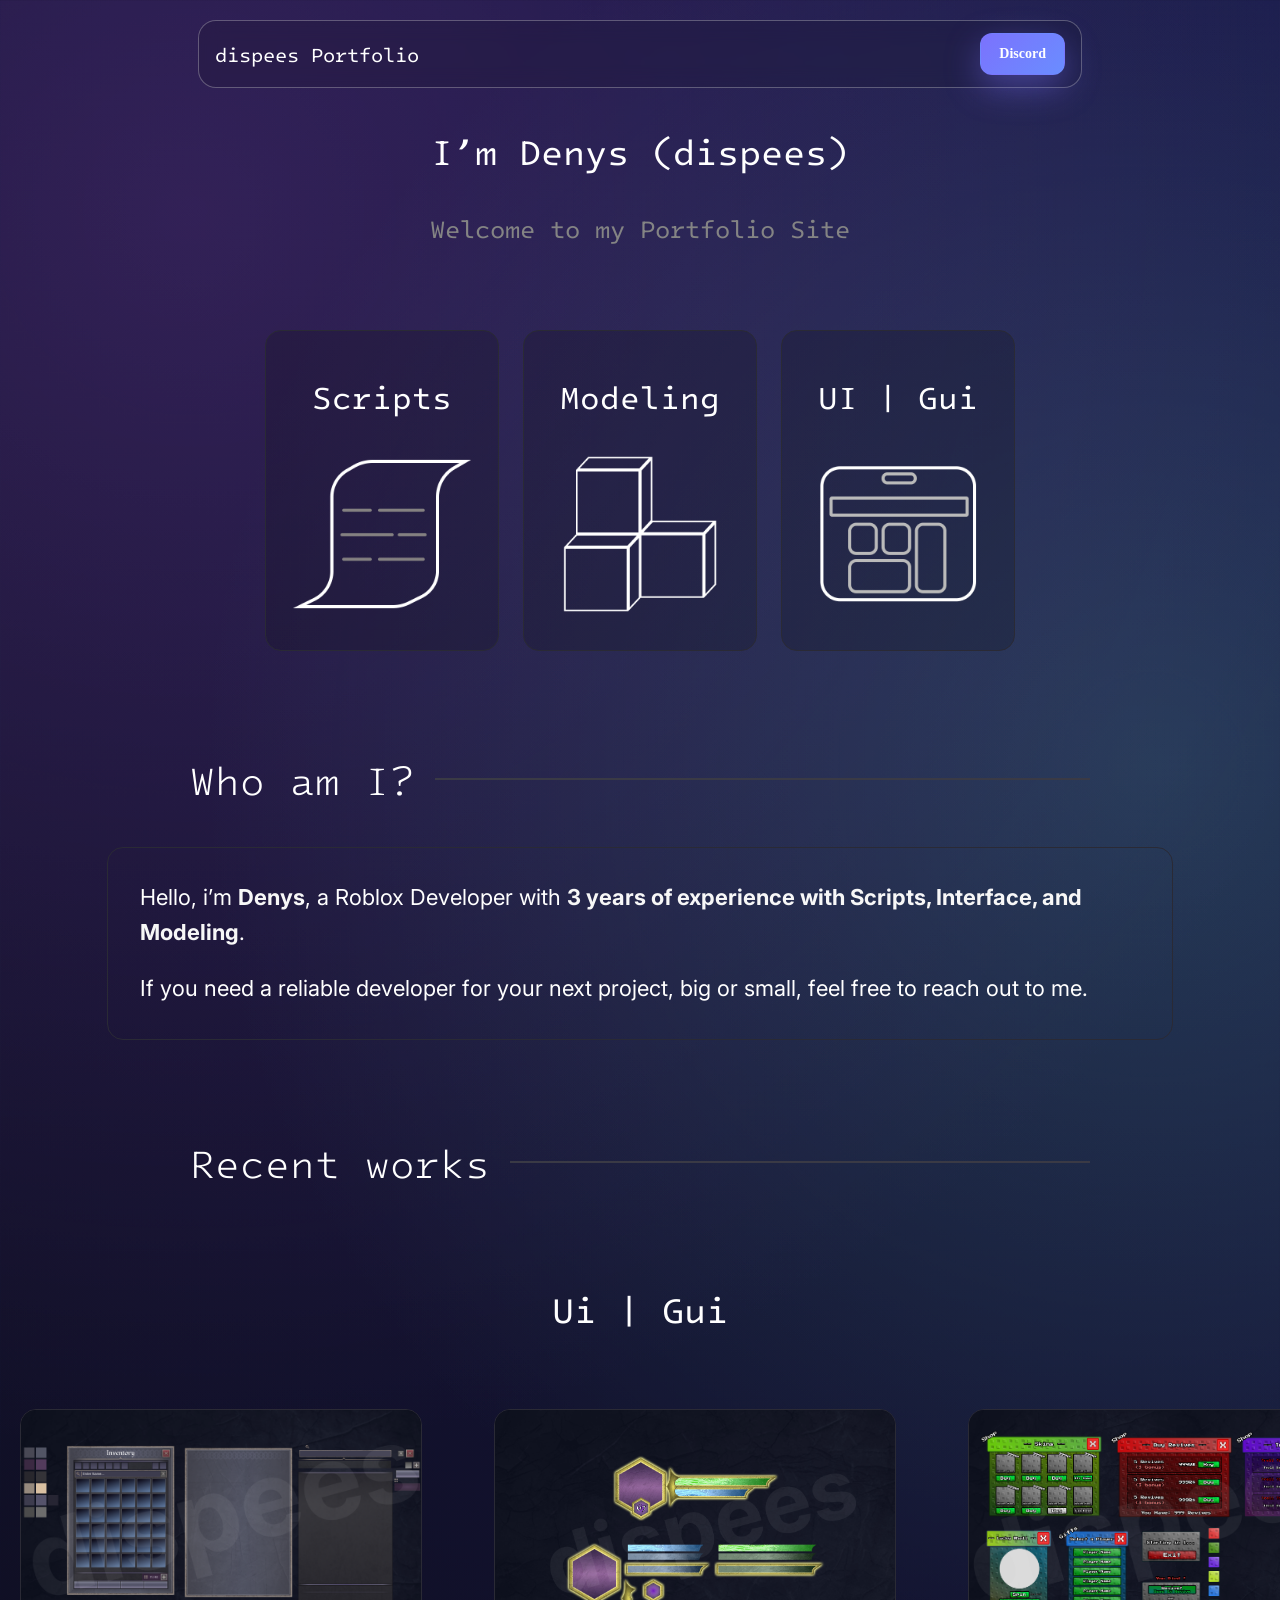
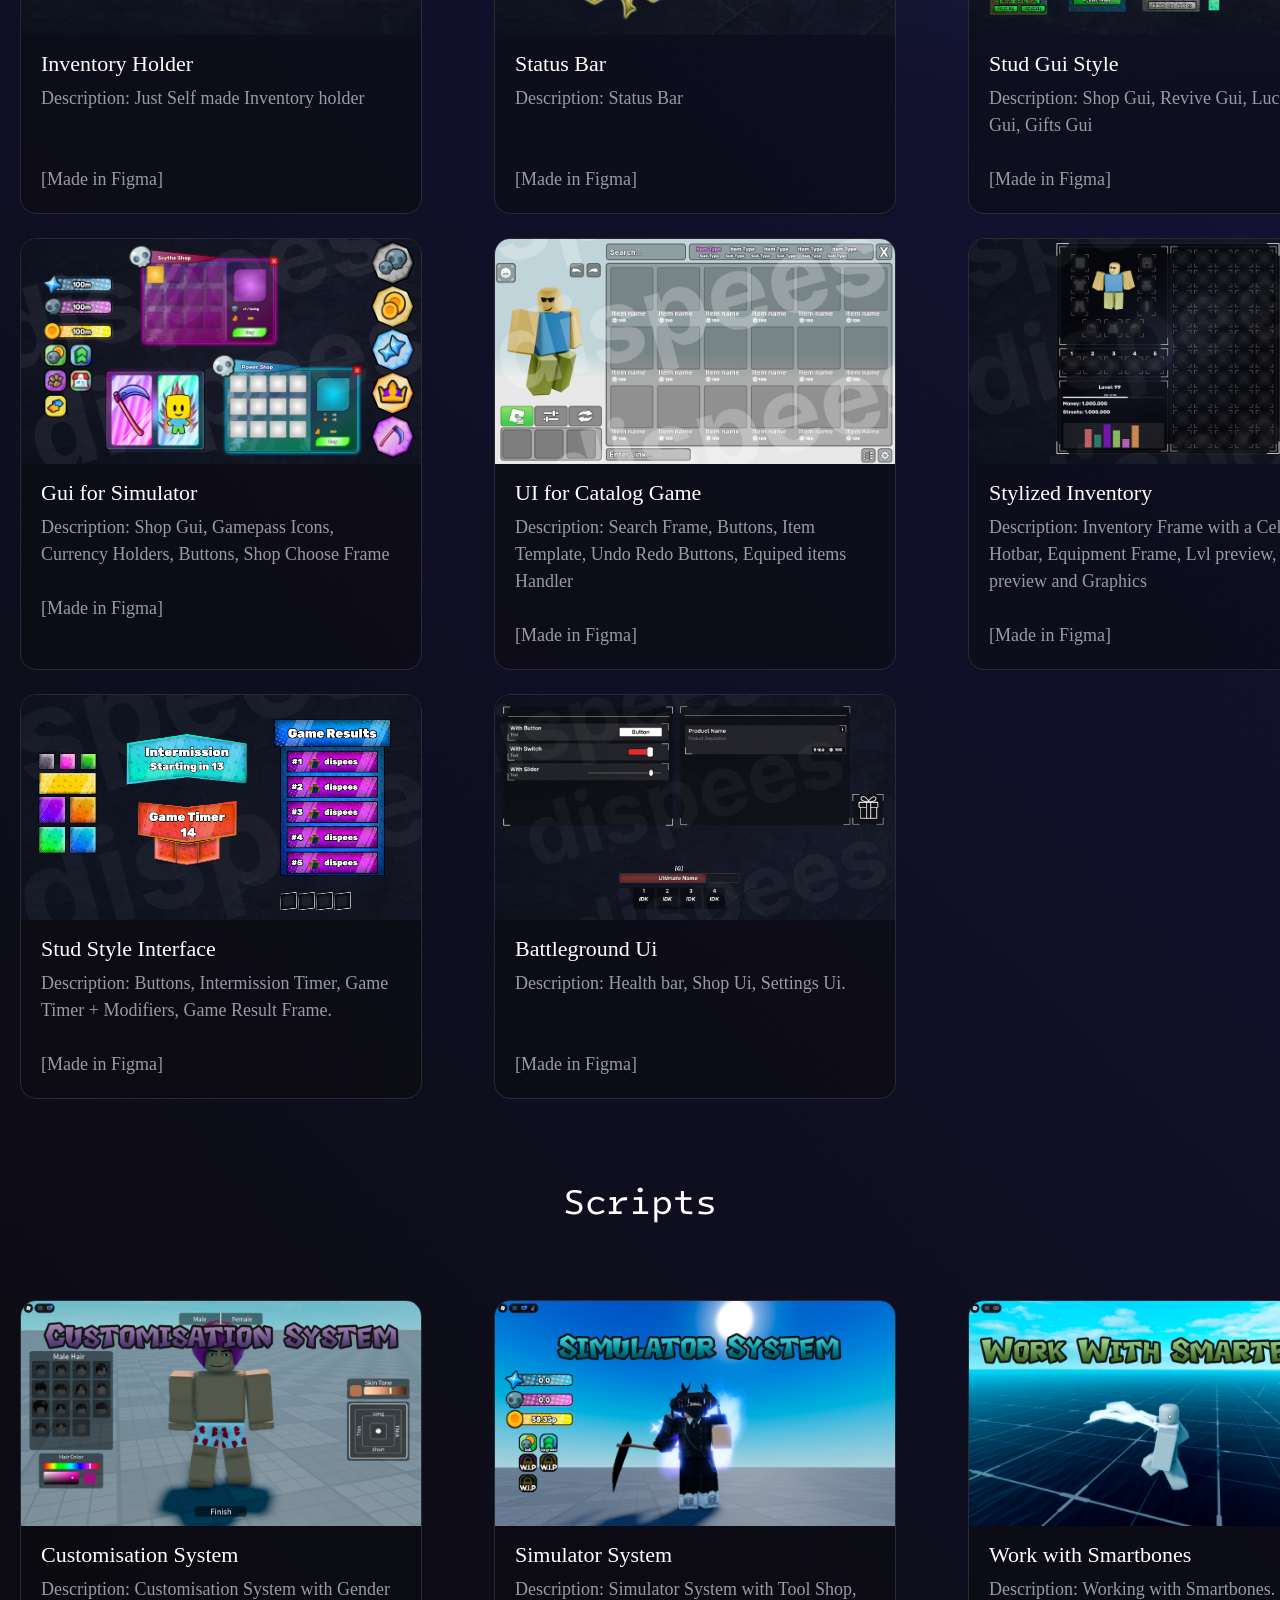
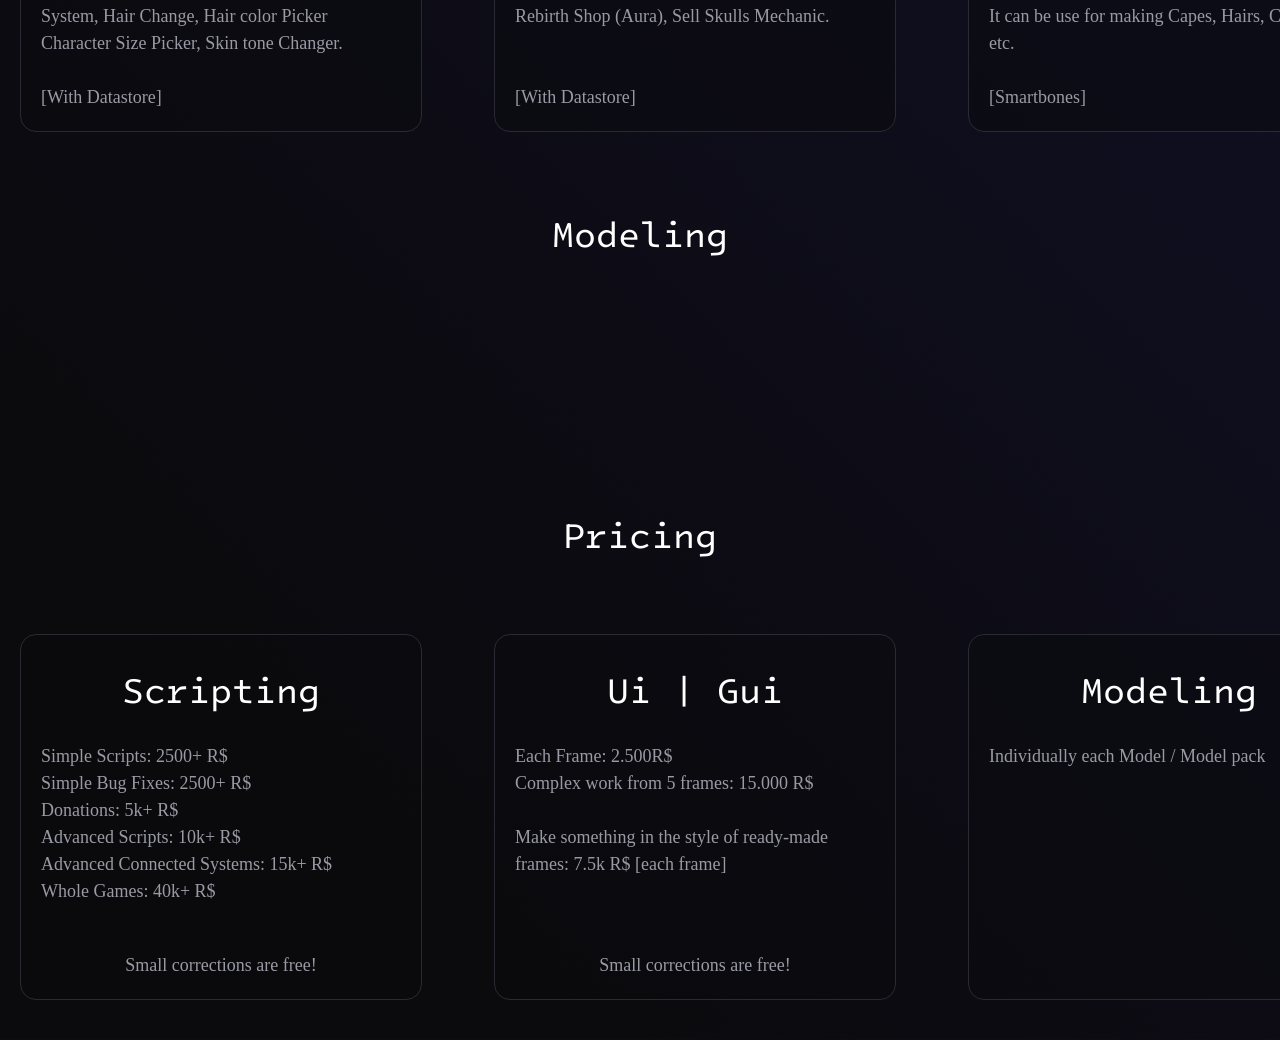
<file: index.html>
<!DOCTYPE html>

<html>

    <head>
        <link rel="preconnect" href="https://fonts.googleapis.com">
        <link rel="preconnect" href="https://fonts.gstatic.com" crossorigin>
        <link href="https://fonts.googleapis.com/css2?family=Inter:wght@400;700&family=Intel+One+Mono:ital,wght@0,400;0,700&display=swap" rel="stylesheet">
        <link rel="stylesheet" href="style.css">
        <title> dispees Portfolio</title>
    </head>
    
    
    <body>
        <header class="site-header" align="center">
            <span class="logo">dispees Portfolio</span>
            <a href="https://discord.com/users/466673316262838272" class="btn btn-primary">
                Discord
              </a>
        </header>

        <p class="text-primary" align="center"> I’m Denys (dispees) </p>
        <p class="text-Welcome" align="center"> Welcome to my Portfolio Site </p>
        
        <section class="cards">
            <div class="card">
              <h2 class="card-title">Scripts</h2>
              <img src="Images/Scripts.png" alt="Проект 1" class="card-img">
            </div>
          
            <div class="card">
              <h2 class="card-title">Modeling</h2>
              <img src="Images/Modeling.png" alt="Проект 2" class="card-img">
            </div>
          
            <div class="card">
              <h2 class="card-title">UI | Gui</h2>
              <img src="Images/UI.png" alt="Проект 3" class="card-img">
            </div>
          </section>


          <div class="section-title">
            <h2>Who am I?</h2>
          </div>
          <div class="about-block">
            <p class="about-text">
                Hello, i’m <strong>Denys</strong>, a Roblox Developer with <strong>3 years of experience with Scripts,
                Interface, and Modeling</strong>.
            </p>
            <h1></h1>
            <p class="about-text">
                If you need a reliable developer for your next project, big or small, feel free to reach out to me.
            </p>
          </div>

          <br> <br> <br>
          <div class="section-title">

            <h2>Recent works</h2>
          </div>

          <br>
          
          <p class="text-primary" align="center"> Ui | Gui </p>

          <div class="projects-grid">
            <a href="Images/Project1.png" class="project-card">
                <div class="project-media">
                  <img src="Images/Project1.png" alt="Content Name">
                </div>
                <h3 class="project-title">Inventory Holder</h3>
                <p class="project-desc">
                  Description: Just Self made Inventory holder  <br><br><br>
                  [Made in Figma]
                </p>
              </a>

              <a href="Images/Project2.png" class="project-card">
                <div class="project-media">
                  <img src="Images/Project2.png" alt="Content Name">
                </div>
                <h3 class="project-title">Status Bar</h3>
                <p class="project-desc">
                  Description: Status Bar  <br><br><br>
                  [Made in Figma]
                </p>
              </a>

              <a href="Images/Project3.png" class="project-card">
                <div class="project-media">
                  <img src="Images/Project3.png" alt="Content Name">
                </div>
                <h3 class="project-title">Stud Gui Style</h3>
                <p class="project-desc">
                  Description: Shop Gui, Revive Gui, Lucky Whell Gui, Gifts Gui  <br><br>
                  [Made in Figma]
                </p>
              </a>

              <a href="Images/SimulatorUi1.png" class="project-card">
                <div class="project-media">
                  <img src="Images/SimulatorUi1.png" alt="Content Name">
                </div>
                <h3 class="project-title">Gui for Simulator</h3>
                <p class="project-desc">
                  Description: Shop Gui, Gamepass Icons, Currency Holders, Buttons, Shop Choose Frame  <br><br>
                  [Made in Figma]
                </p>
              </a>

              <a href="Images/Catalog UI.png" class="project-card">
                <div class="project-media">
                  <img src="Images/Catalog UI.png" alt="Content Name">
                </div>
                <h3 class="project-title">UI for Catalog Game</h3>
                <p class="project-desc">
                  Description: Search Frame, Buttons, Item Template, Undo Redo Buttons, Equiped items Handler <br><br>
                  [Made in Figma]
                </p>
              </a>
              <a href="Images/Inventory.png" class="project-card">
                <div class="project-media">
                  <img src="Images/Inventory.png" alt="Content Name">
                </div>
                <h3 class="project-title">Stylized Inventory</h3>
                <p class="project-desc">
                  Description: Inventory Frame with a Cell Holder, Hotbar, Equipment Frame, Lvl preview, Money preview and Graphics<br><br>
                  [Made in Figma]
                </p>
              </a>

              <a href="Images/StudStyle.png" class="project-card">
                <div class="project-media">
                  <img src="Images/StudStyle.png" alt="Content Name">
                </div>
                <h3 class="project-title">Stud Style Interface</h3>
                <p class="project-desc">
                  Description: Buttons, Intermission Timer, Game Timer + Modifiers, Game Result Frame.<br><br>
                  [Made in Figma]
                </p>
              </a>

              <a href="Images/Battleground UI.png" class="project-card">
                <div class="project-media">
                  <img src="Images/Battleground UI.png" alt="Content Name">
                </div>
                <h3 class="project-title">Battleground Ui</h3>
                <p class="project-desc">
                  Description: Health bar, Shop Ui, Settings Ui.<br><br><br>
                  [Made in Figma]
                </p>
              </a>
          </div>    

          <p class="text-primary" align="center"> Scripts </p>

          <div class="projects-grid">
            <a href="https://youtu.be/gDO9eoGrTZA" class="project-card">
                <div class="project-media">
                  <img src="Images/Customisation1.png" alt="Content Name">
                </div>
                <h3 class="project-title">Customisation System</h3>
                <p class="project-desc">
                  Description: Customisation System with Gender System, Hair Change, Hair color Picker Character Size Picker, Skin tone Changer.<br><br>
                  [With Datastore]
                </p>
              </a>

              <a href="https://youtu.be/eJzp2fNHU9A" class="project-card">
                <div class="project-media">
                  <img src="Images/Simulator1.png" alt="Content Name">
                </div>
                <h3 class="project-title">Simulator System</h3>
                <p class="project-desc">
                  Description: Simulator System with Tool Shop, Rebirth Shop (Aura), Sell Skulls Mechanic. <br><br><br>
                  [With Datastore]
                </p>
              </a>

              <a href="https://youtu.be/gGQg9cr2cJw" class="project-card">
                <div class="project-media">
                  <img src="Images/WorkWithSmartBones.png" alt="Content Name">
                </div>
                <h3 class="project-title">Work with Smartbones</h3>
                <p class="project-desc">
                  Description: Working with Smartbones. <br> 
                  It can be use for making Capes, Hairs, Clothing, etc.<br><br>
                  [Smartbones]
                </p>
              </a>
          </div>


          <p class="text-primary" align="center"> Modeling </p>

          <br><br><br><br><br><br><br><br><br><br>
          <p class="text-primary" align="center"> Pricing </p>
          <div class="projects-grid">
            <a href="https://discord.com/users/466673316262838272" class="project-card">
              <h2 class="text-primary" align="center">Scripting</h2>
                <p class="project-desc">
                  Simple Scripts: 2500+ R$ <br>
                  Simple Bug Fixes: 2500+ R$ <br>
                  Donations: 5k+ R$    <br>
                  Advanced Scripts: 10k+ R$ <br>
                  Advanced Connected Systems: 15k+ R$<br>
                  Whole Games: 40k+ R$ <br>
                  <br>
                </p>
                <p class="project-desc" align="center"> Small corrections are free! </p>
              </a>

              <a href="https://discord.com/users/466673316262838272" class="project-card">
                <h2 class="text-primary" align="center">Ui | Gui</h2>
                <p class="project-desc">
                  Each Frame: 2.500R$ <br>
                  Complex work from 5 frames: 15.000 R$ <br>
                  <br>
                  Make something in the style of ready-made frames: 7.5k R$ [each frame] <br>
                  
                  <br>
                  <br>
                </p>
                <p class="project-desc" align="center"> Small corrections are free! </p>
              </a>

              <a href="https://discord.com/users/466673316262838272" class="project-card">
                
                <h2 class="text-primary" align="center">Modeling</h2>
                <p class="project-desc">
                  Individually each Model / Model pack
                </p>
              </a>
          </div

    </body>


</html>
</file>
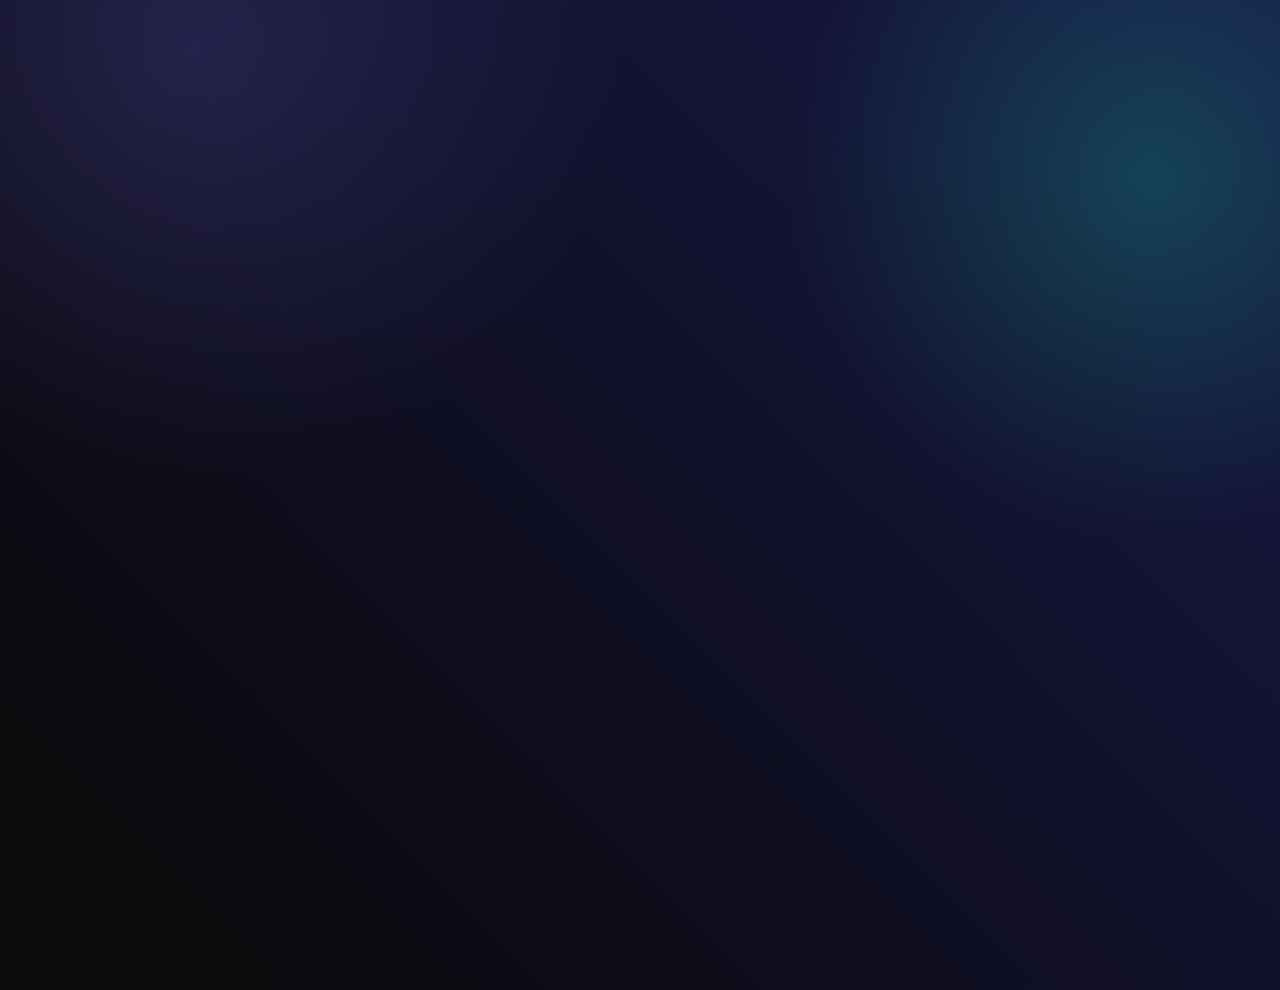
<file: projects/project1.html>
<!DOCTYPE html>

<html>

<head>
    <link rel="preconnect" href="https://fonts.googleapis.com">
    <link rel="preconnect" href="https://fonts.gstatic.com" crossorigin>
    <link href="https://fonts.googleapis.com/css2?family=Inter:wght@400;700&display=swap" rel="stylesheet">
    <link rel="stylesheet" href="style.css">
    <title> dispees Portfolio | Project 1</title>
</head>

    <body>

    </body>

</html>
</file>
<file: style.css>
body {
  background: 
  radial-gradient(circle at 15% 5%, rgba(213, 105, 255, 0.158), transparent 30%),
  radial-gradient(circle at 90% 18%, rgba(114, 228, 209, 0.185), transparent 26%),
  linear-gradient(45deg, #0b0a0c 10%, #171747 100%);
    min-height: 100vh;
    margin: 0;
    padding-top: 90px;
  }
  


  .Intel_One_Mono {
    font-family: 'Intel One Mono', monospace;
  }

  .text-primary {
    font-family: 'Intel One Mono', monospace;
    color: #ffffff;
    font-size: 36px;
    font-weight: 400;
  }

  .text-Welcome {
    font-family: 'Intel One Mono', monospace;
    color: #848484;
    font-size: 25px;
    font-weight: 400;
  }


  .site-header {
    position: fixed;
    top: 20px;
    left: 20px;
    right: 20px;
    display: flex;
    justify-content: space-between; 
    align-items: center;
    padding: 12px 16px;
    background-color: rgba(10, 10, 15, 0.13);
    backdrop-filter: blur(10px);
    border: 1px solid #e2e2e250;
    border-radius: 18px;
    z-index: 100;
    width: 850px;
    max-width: calc(100% - 40px);
    margin: 0 auto;
  }

  .contact-btn {
    display: flex;
    align-items: center;
    gap: 6px;
    background-color:rgba(82, 73, 206, 0.363); 
    border: 1px solid #3A3A45;
    color: #ffffff;
    padding: 12px 24px;
    border-radius: 999px;
    font-size: 20px;
    cursor: pointer;
    text-decoration: none; 
  }

/* ====================================================== */
  .btn {
    display: inline-flex;
    align-items: center;
    justify-content: center;
    gap: 9px;
    border: 1px solid transparent; 
    border-radius: 12px;
    padding: 12px 18px;
    font-weight: 750;
    transition: .22s ease;
    cursor: pointer;
    font-size: 14px;
    text-decoration: none; 

    
  }

  .btn-primary {
    color: white;
    background: linear-gradient(135deg, #7b72fd, #6a8dff);
    box-shadow: 0 12px 35px rgba(123, 114, 255, 0.418);
    }

    .btn-primary:hover {
      transform: translateY(-2px);
      box-shadow: 0 16px 42px rgba(123, 114, 255, 0.664);
    }

/* ====================================================== */

  .logo {
    color: #ffffff;
    font-family: 'Intel One Mono', monospace;
    font-size: 20px;
  }


  .cards {
    display: flex;
    justify-content: center;
    align-items: stretch; /* растягивает все карточки на одну высоту */
    gap: 24px;
    padding: 60px 40px;
    flex-wrap: wrap; /* чтобы на маленьком экране блоки переносились вниз, а не сжимались */
  }
  
  .card {
    display: flex;
    flex-direction: column;
    align-items: center;
    width: 200px;
    background-color: rgba(10, 10, 15, 0.205);
    border: 1px solid #2A2A35;
    border-radius: 16px;
    padding: 16px;
  }
  
  .card-title {
    color: #ffffff;
    font-size: 32px;
    font-weight: 400;
    margin-bottom: 16px;
    text-align: center;
    font-family: 'Intel One Mono', monospace;
  /*  -webkit-text-stroke: 1px #646464; */

  }
  
  .card-img {
    width: 100%;
    height: 200px;
    object-fit: cover; /* картинка заполняет блок без искажений пропорций */
    border-radius: 8px;
  }



  .section-title {
    display: flex;
    align-items: center;
    gap: 20px;
    width: 900px;
    max-width: calc(100% - 40px); /* не вылезет за экран на мобильных */
    margin: 40px auto; /* центрирует блок по горизонтали + отступы сверху/снизу */
    padding: 0; /* убираем старый padding, ширину теперь задаёт margin auto */
  }
  
  .section-title h2 {
    color: #ffffff;
    font-size: 40px;
    font-weight: 200;
    white-space: nowrap;
    font-family: 'Intel One Mono', monospace;
    margin: 0;
  }
  
  .section-title::after {
    content: "";
    flex-grow: 1;
    height: 2px;
    background-color: #3A3A45;
  }


  .about-block {
    width: 1000px;
    max-width: calc(100% - 40px);
    margin: 0 auto;
    padding: 32px;
    border: 1px solid #2A2A35;
    border-radius: 16px;
    background-color: transparent;
  }
  
  .about-text {
    color: #ffffff;
    font-size: 22px;
    line-height: 1.6;
    font-family: "Inter";
    text-align: left; /* обычный текст, каждая строка от левого края */
    margin: 0;
  }
  
  .about-text strong {
    color: #f7f7f7;
    font-weight: 700;
  }




  .project-card {
    display: block;
    width: 400px;
    text-decoration: none; /* убирает подчёркивание ссылки */
    background-color: rgba(10, 10, 15, 0.5);
    border: 1px solid #2A2A35;
    border-radius: 16px;
    overflow: hidden; /* обрезает углы картинки под скругление карточки */
    transition: transform 0.2s ease, border-color 0.2s ease;
  }
  
  .project-card:hover {
    transform: translateY(-4px); /* карточка чуть приподнимается при наведении */
    border-color: #4A4A5A;
  }
  
  .project-media {
    width: 100%;
    aspect-ratio: 16 / 9; /* фиксирует пропорции медиа-зоны */
    background-color: #14142A; /* цвет-заглушка, пока нет картинки/видео */
  }
  
  .project-media img {
    width: 100%;
    height: 100%;
    object-fit: cover;
    display: block;
  }
  
  .project-media iframe {
    width: 100%;
    height: 100%;
    border: none;
  }

  .project-title {
    color: #ffffff;
    font-size: 22px;
    font-weight: 400;
    margin: 16px 20px 8px;
  }
  
  .project-desc {
    color: #9A9AA5;
    font-size: 18px;
    line-height: 1.5;
    margin: 0 20px 20px;
  }

  .projects-grid {
    display: grid;
    grid-template-columns: repeat(3, 450px);
    justify-content: center;
    gap: 24px;
    width: fit-content;
    margin: 0 auto;
    padding: 40px 20px;
  }
</file>
<file: projects/style.css>
body {
    background: 
    radial-gradient(circle at 15% 5%, rgba(135, 126, 255, 0.17), transparent 30%),
    radial-gradient(circle at 90% 18%, rgba(22, 155, 133, 0.336), transparent 26%),
    linear-gradient(45deg, #0b0a0c 10%, #171747 100%);

    min-height: 100vh;
    margin: 0;
    padding-top: 90px;
  }
  


  .Intel_One_Mono {
    font-family: 'Intel One Mono', monospace;
  }

  .text-primary {
    font-family: 'Intel One Mono', monospace;
    color: #ffffff;
    font-size: 36px;
    font-weight: 400;
  }

  .text-Welcome {
    font-family: 'Intel One Mono', monospace;
    color: #848484;
    font-size: 25px;
    font-weight: 400;
  }


  .site-header {
    position: fixed;
    top: 20px;
    left: 20px;
    right: 20px;
    display: flex;
    justify-content: space-between; 
    align-items: center;
    padding: 4px 24px;
    background-color: rgba(10, 10, 15, 0.13);
    backdrop-filter: blur(10px);
    border: 2px solid #e2e2e2;
    border-radius: 999px;
    z-index: 100;
    width: 700px;
    max-width: calc(100% - 40px);
    margin: 0 auto;
  }

  .contact-btn {
    display: flex;
    align-items: center;
    gap: 6px;
    background-color: transparent;
    border: 1px solid #3A3A45;
    color: #ffffff;
    padding: 12px 24px;
    border-radius: 999px;
    font-family: 'Intel One Mono', monospace;
    font-size: 14px;
    cursor: pointer;
  }

  .logo {
    color: #ffffff;
    font-family: 'Intel One Mono', monospace;
    font-size: 20px;
  }


  .cards {
    display: flex;
    justify-content: center;
    align-items: stretch; /* растягивает все карточки на одну высоту */
    gap: 24px;
    padding: 60px 40px;
    flex-wrap: wrap; /* чтобы на маленьком экране блоки переносились вниз, а не сжимались */
  }
  
  .card {
    display: flex;
    flex-direction: column;
    align-items: center;
    width: 200px;
    background-color: rgba(10, 10, 15, 0.205);
    border: 1px solid #2A2A35;
    border-radius: 16px;
    padding: 16px;
  }
  
  .card-title {
    color: #ffffff;
    font-size: 32px;
    margin-bottom: 16px;
    text-align: center;
    font-family: 'Intel One Mono', monospace;
  /*  -webkit-text-stroke: 1px #646464; */

  }
  
  .card-img {
    width: 100%;
    height: 200px;
    object-fit: cover; /* картинка заполняет блок без искажений пропорций */
    border-radius: 8px;
  }



  .section-title {
    display: flex;
    align-items: center;
    gap: 20px;
    width: 900px;
    max-width: calc(100% - 40px); /* не вылезет за экран на мобильных */
    margin: 40px auto; /* центрирует блок по горизонтали + отступы сверху/снизу */
    padding: 0; /* убираем старый padding, ширину теперь задаёт margin auto */
  }
  
  .section-title h2 {
    color: #ffffff;
    font-size: 40px;
    font-weight: 200;
    white-space: nowrap;
    font-family: 'Intel One Mono', monospace;
    margin: 0;
  }
  
  .section-title::after {
    content: "";
    flex-grow: 1;
    height: 2px;
    background-color: #3A3A45;
  }


  .about-block {
    width: 1000px;
    max-width: calc(100% - 40px);
    margin: 0 auto;
    padding: 32px;
    border: 1px solid #2A2A35;
    border-radius: 16px;
    background-color: transparent;
  }
  
  .about-text {
    color: #ffffff;
    font-size: 22px;
    line-height: 1.6;
    font-family: "Inter";
    text-align: left; /* обычный текст, каждая строка от левого края */
    margin: 0;
  }
  
  .about-text strong {
    color: #f7f7f7;
    font-weight: 700;
  }




  .project-card {
    display: block;
    width: 400px;
    text-decoration: none; /* убирает подчёркивание ссылки */
    background-color: rgba(10, 10, 15, 0.5);
    border: 1px solid #2A2A35;
    border-radius: 16px;
    overflow: hidden; /* обрезает углы картинки под скругление карточки */
    transition: transform 0.2s ease, border-color 0.2s ease;
  }
  
  .project-card:hover {
    transform: translateY(-4px); /* карточка чуть приподнимается при наведении */
    border-color: #4A4A5A;
  }
  
  .project-media {
    width: 100%;
    aspect-ratio: 16 / 9; /* фиксирует пропорции медиа-зоны */
    background-color: #14142A; /* цвет-заглушка, пока нет картинки/видео */
  }
  
  .project-media img {
    width: 100%;
    height: 100%;
    object-fit: cover;
    display: block;
  }
  
  .project-media iframe {
    width: 100%;
    height: 100%;
    border: none;
  }

  .project-title {
    color: #ffffff;
    font-size: 18px;
    font-weight: 400;
    margin: 16px 20px 8px;
  }
  
  .project-desc {
    color: #9A9AA5;
    font-size: 13px;
    line-height: 1.5;
    margin: 0 20px 20px;
  }

  .projects-grid {
    display: grid;
    grid-template-columns: repeat(2, 450px);
    justify-content: center;
    gap: 24px;
    width: fit-content;
    margin: 0 auto;
    padding: 40px 20px;
  }
</file>
